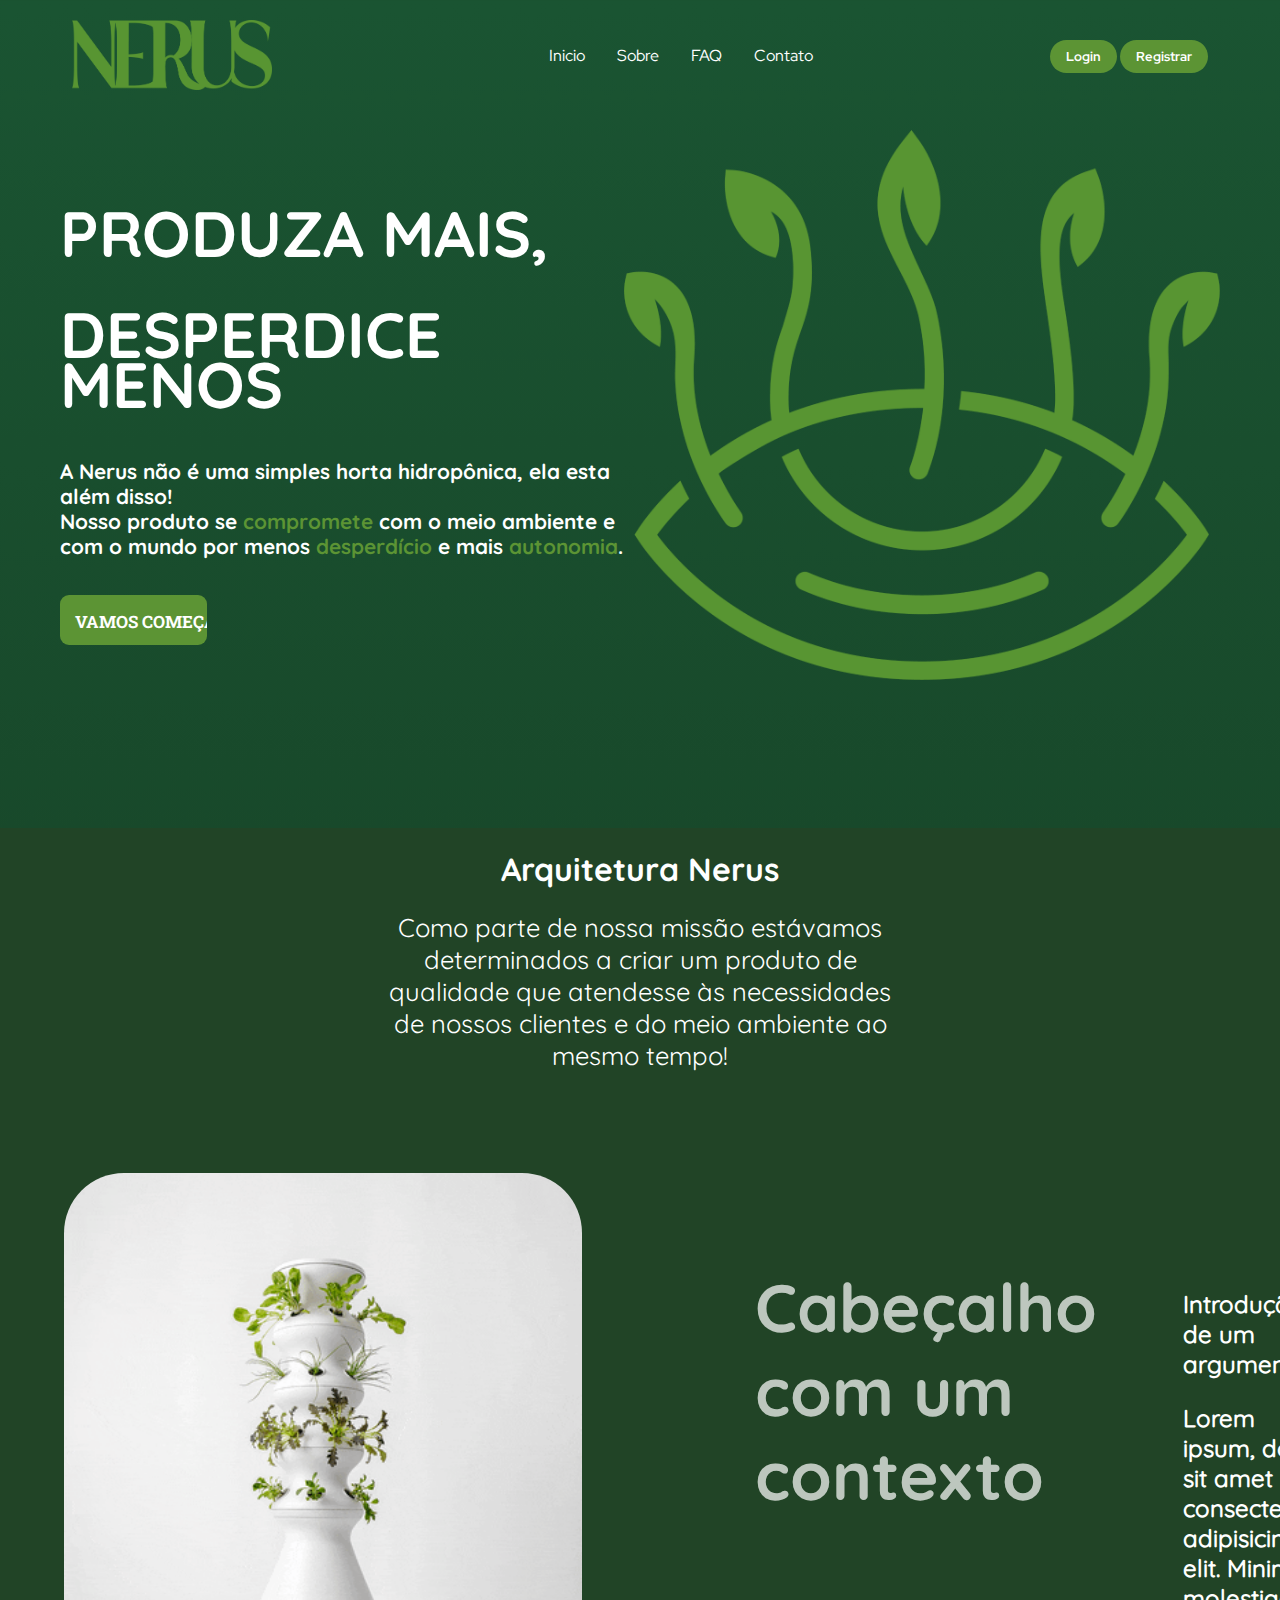
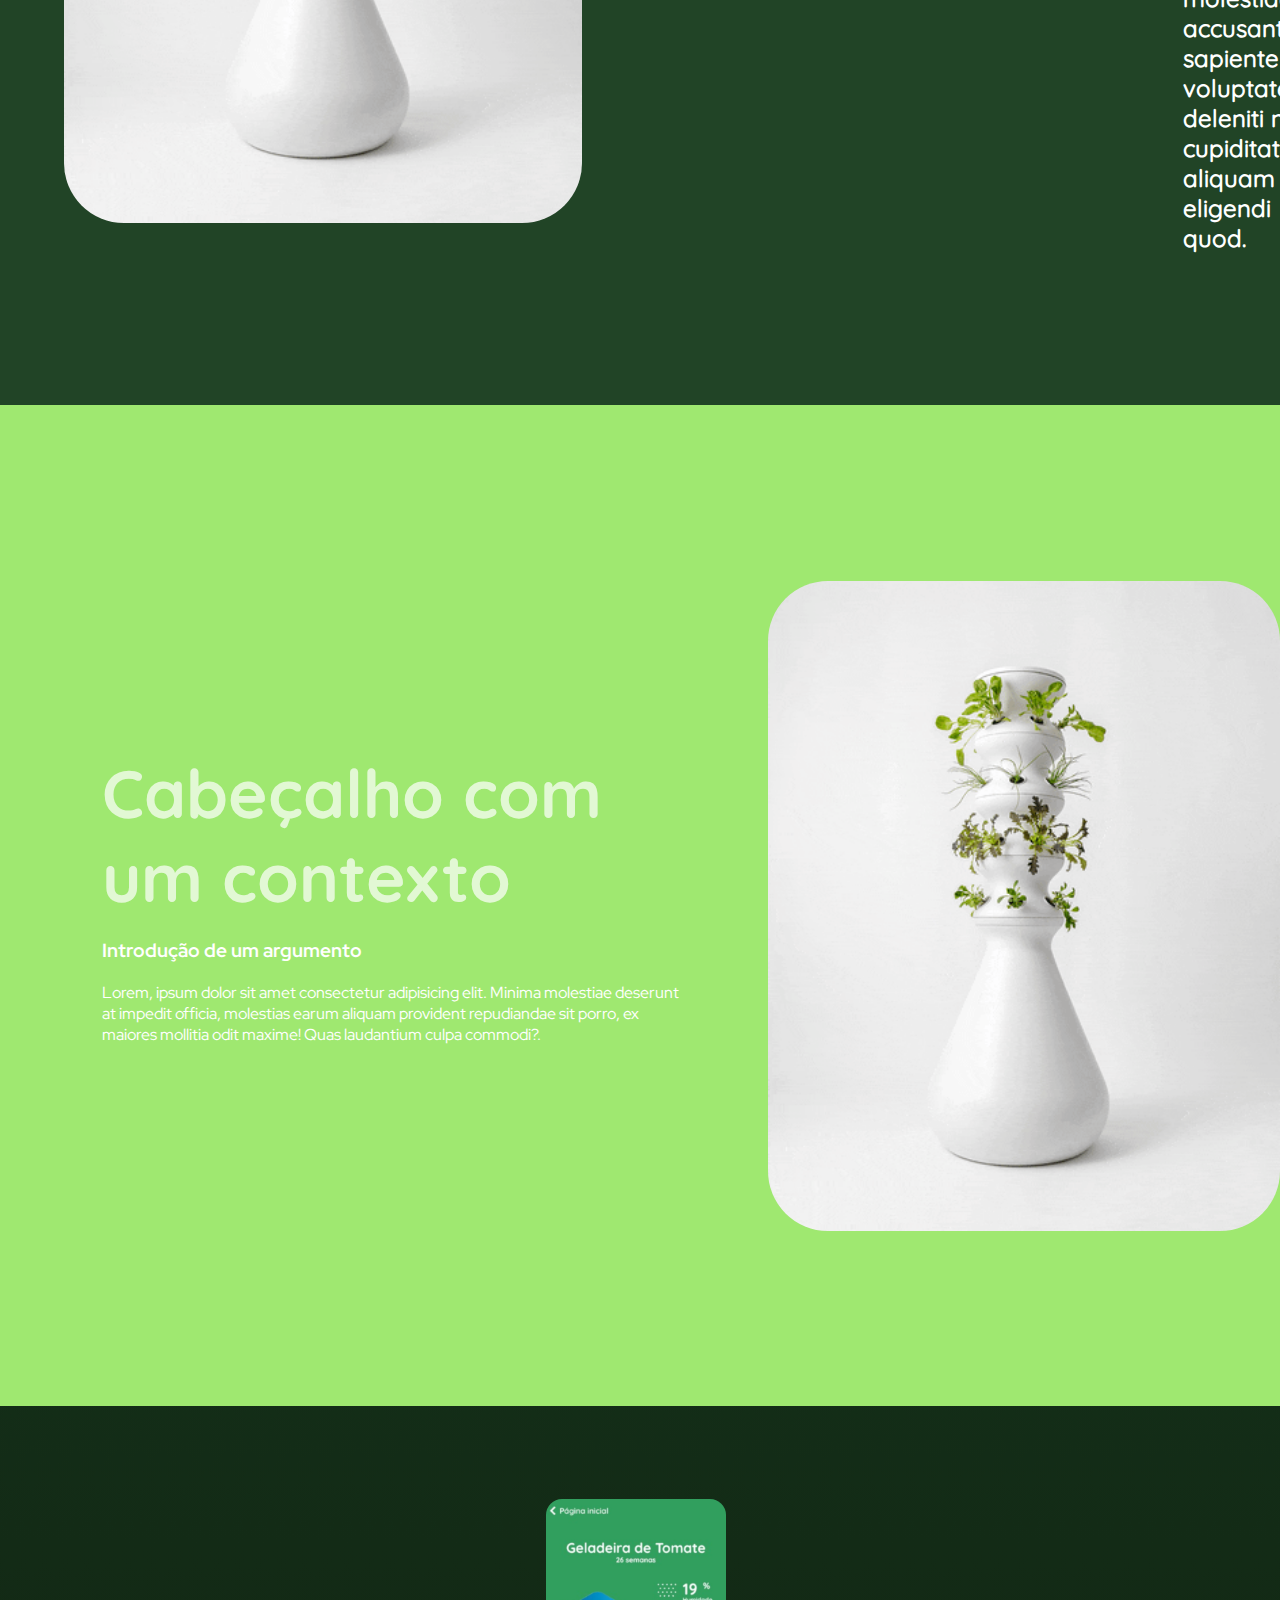
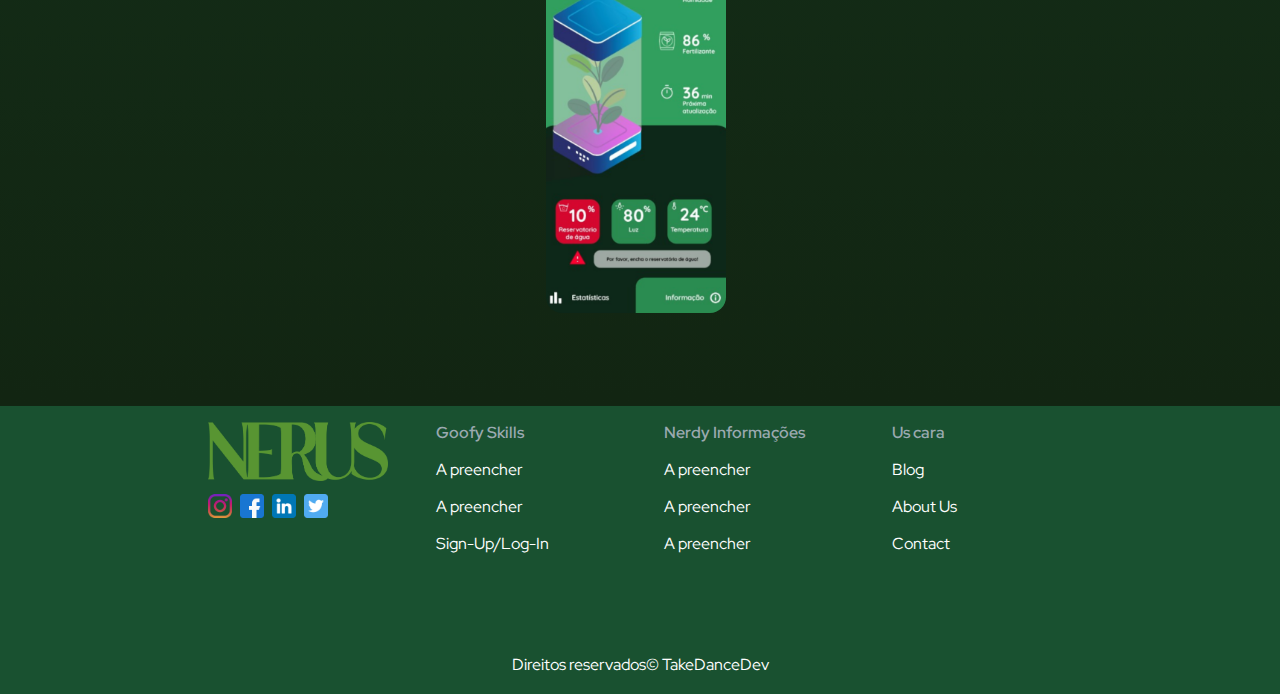
<file: Nerus.html>
<!DOCTYPE html>
<html lang="pt-br">
<head>
    <meta charset="UTF-8">
    <meta name="viewport" content="width=device-width, initial-scale=1.0">
    <link rel="stylesheet" href="https://cdnjs.cloudflare.com/ajax/libs/font-awesome/6.4.0/css/all.min.css" integrity="sha512-iecdLmaskl7CVkqkXNQ/ZH/XLlvWZOJyj7Yy7tcenmpD1ypASozpmT/E0iPtmFIB46ZmdtAc9eNBvH0H/ZpiBw==" crossorigin="anonymous" referrerpolicy="no-referrer" />
    <link rel="stylesheet" href="style/style.css">
    <link rel="stylesheet" href="style/fonts.css">
    <link rel="stylesheet" href="style/media.css">
    <link rel="stylesheet" href="style/slider.css">
    <link rel="stylesheet" href="style/footer.css">
    <link rel="stylesheet" href="style/carrosel.css">
    <link rel="stylesheet" href="js/carrosel.js">
    <link rel="shortcut icon" href="images/nerus1.png" type="image/x-icon">
    
    <title>Nerus</title>
</head>
<body>
  <header>
    <div class="navbar">
     <div><a href="#"><img class="neruslogo" src="images/neruslogo.png" alt=""></a></div>
     <ul class="links">
       <li><a href="#">Inicio</a></li>
       <li><a href="#">Sobre</a></li>
       <li><a href="#">FAQ</a></li>
       <li><a href="#">Contato</a></li>
     </ul>
     <div>
       <a href="#" class="action_btn">Login</a>
       <a href="#" class="action_btn">Registrar</a>
       <div class="toggle_btn">
         <i class="fa-solid fa-bars"></i>
       </div>
           </div>
     </div>
    
    <div class="dropdown_menu">
        <li><a href="#">Inicio</a></li>
        <li><a href="#">Sobre</a></li>
        <li><a href="#">FAQ</a></li>
        <li><a href="#">Contato</a></li>
        <li><a href="#">Login</a></li>
         <li><a href="#">Registrar</a></li>
        <!-- <li><a href="#" class="action_btn">Get Started</a></li> -->
    </div>  
</header>

<main>
    <section class="conteudo-principal lineborder">
        <div class="primeiro-conteudo">
        <h1>PRODUZA MAIS,</h1>
        <h1>DESPERDICE MENOS</h1>
        <p class="p1">A Nerus não é uma simples horta hidropônica, ela esta além disso!<br>
           Nosso produto se <span>compromete</span> com o meio ambiente e com o mundo por menos <span>desperdício</span> e mais <span>autonomia</span>.</p>
        <input class="vamos-começar" id="submit" type="submit" value="VAMOS COMEÇAR!">
 </div>
            <img class="nerus-imagem" src="images/nerusr1.png" alt="olho-Nerus" alt="logo-Nerus">   
</section> 

<section id="conteudo-secundario">
    <div class="conteudo-secundario-p1">
        <h1 class="conteudo-secundario-titulo">Arquitetura Nerus</h1>
        <p class="conteudo-secundario-paragrafo">Como parte de nossa missão estávamos determinados a criar um produto de qualidade que atendesse às necessidades de nossos clientes e do meio ambiente ao mesmo tempo!</p>
</div>
            <div class="conteudo-secundario-p2">
                <img id="gif" width="550" height="650" src="images/giphy.gif" alt="" srcset="">    
                <div class="conteudo-secundario-p3">
                    <h2 class="titulo-secundario titulo-conteudo-informativo-p1">Cabeçalho com um contexto</h2>
                     <div class="text-p1">
                        <h3 class="subtitulo1">Introdução de um argumento</h3>
                         <p class="text1">Lorem ipsum, dolor sit amet consectetur adipisicing elit. Minima molestiae accusantium sapiente illo voluptates deleniti nam cupiditate aliquam eligendi quod. </p>
                            </div>
                    </div>
                 </div>
                
</section>
<section class="conteudo-informativo-3">
        <div class="conteudo-informativo-p3">
                           <div class="conteudo-informativo">
                            <h2 class="titulo-conteudo-informativo-p2 titulo-secundario">Cabeçalho com um contexto</h2>
                               <h3 class="subtitulo2">Introdução de um argumento</h3>
                               <p class="text2">Lorem, ipsum dolor sit amet consectetur adipisicing elit. Minima molestiae deserunt at impedit officia, molestias earum aliquam provident repudiandae sit porro, ex maiores mollitia odit maxime! Quas laudantium culpa commodi?. </p>
                              </div>
                          </div>
                         <img id="gif" class="git-p3" src="images/giphy.gif" alt="giftemporario" width="550" height="650">
</section> 
            </main>
            <div class="background">
                <section class='container'>
                    <article class="card">
                        <figure>
                            <img
                                src="images/app1.png"
                                alt="Preview"
                                title="Preview"
                            />
                        </figure>
                    </article>
                    <article class="card">
                        <figure>
                            <img
                                src="images/app2.png"
                                alt="Preview"
                                title="Preview"
                            />
                        </figure>
                    </article>
                    <article class="card">
                        <figure>
                            <img
                                src="images/app3.png"
                                alt="Preview"
                                title="Preview"
                            />
                        </figure>
                    </article>
                    <article class="card">
                        <figure>
                            <img
                                src="images/app4.png"
                                alt="Preview"
                                title="Preview"
                            />
                        </figure>
                    </article>
                </section>
            </div>
                    </main>
        </body>
        <footer>
            <section class="footer-top-wrapper">
                <section class='footer-top'>
                    <img class="logo" src="images/neruslogo.png" title='Logo' alt='Logo' />
                    <span class='social-links'>
                        <a>
                            <img src="images/instagram.png" title='Instagram' alt='Instagram' />                       
                        </a>
                        <a>
                            <img src="images/facebook.png" title='Facebook' alt='Facebook' />                       
                        </a>
                        <a>
                            <img src="images/linkedin.png" title='Linkedin' alt='Linkedin' />
                        </a>
                        <a>
                            <img src="images/twitter.png" title='Twitter' alt='Twitter' />
                        </a>
                    </span>
                </section>
                <section>
                    <menu>
                        <h2>Goofy Skills</h2>
                        <li>
                            <a>A preencher</a>
                        </li>
                        <li>
                            <a>A preencher</a>
                        </li>
                        <li>
                            <a>Sign-Up/Log-In</a>
                        </li>
                    </menu>
                </section>
                <section>
                    <menu>
                        <h2>Nerdy Informações</h2>
                        <li>
                            <a>A preencher</a>
                        </li>
                        <li>
                            <a>A preencher</a>
                        </li>
                        <li>
                            <a>A preencher</a>
                        </li>
                    </menu>
                </section>
                <section>
                    <menu>
                        <h2>Us cara</h2>
                        <li>
                            <a>Blog</a>
                        </li>
                        <li>
                            <a>About Us</a>
                        </li>
                        <li>
                            <a>Contact</a>
                        </li>
                    </menu>
                </section>
            </section>
            <section class="footer-bottom">
                    <small>Direitos reservados© TakeDanceDev</small>
            </section>
        </footer>
<script src="js/script.js"></script>
<script>
    const toggleBtn = document.querySelector('.toggle_btn');
    const toggleBtnIcon = document.querySelector('.toggle_btn i')
    const dropDownMenu = document.querySelector('.dropdown_menu')
  
    toggleBtn.onclick = function () {
        dropDownMenu.classList.toggle('open')
        const isOpen = dropDownMenu.classList.contains('open')
  
        toggleBtnIcon.classList = isOpen
        ? 'fa-solid fa-xmark'
        : 'fa-solid fa-bars'
  
    }
   </script>
</html>
</file>
<file: style/style.css>
:root{
    --spanpadrão: rgb(92, 148, 52);
}
 

/*.titulo{
    font-family: 'quicksandbold';
    color: white;
    font-weight: bold;
    font-size: clamp(1.7em, 2em +3vw, 2.3em);
}*/
.titulo-secundario{
    font-family: 'quicksandbold';
    color: white;
    font-weight: 600;
    font-size: clamp(1.5em, 4em + 3vw, 4.2em);
    margin-right: 10%;
}
.text{
    font-size: clamp(1.3em, 4em + 3vw, 1.6em);
    font-family: 'quicksandregular';
    font-weight: 200;
}
#formatoparagrafo{
    font-size: 1.6em;
    font-family: 'quicksandregular';
}
.paragrafo{
    font-family: 'quicksandregular';
    color: white;
    font-weight: 200;
    font-size: 1.5em;
}
*{
    
    text-decoration: none;
    box-sizing: border-box;
}

body
{
    /* height: 100vh; */
    background: linear-gradient(to bottom, rgb(26, 84, 50), rgb(18, 37, 18));
    font-size: 100%;
    color: white;
    margin: 0;
   
}

header{
    position: relative;
    padding: 0 2rem;
    margin-top: 150px;
    margin-top: 25px;
    margin-left: 40px; /*Para fixar tudo no meio*/
    margin-right: 40px;
}

.neruslogo{
    display: flex;
    justify-content: start;
    width: 200px;
    height: 70px;
}
li{
    list-style: none;
}
a{
    text-decoration: none;
    color: #fff;
    font-size: 1rem;
}
a:hover{
    color: #5c9434;
}
header{
    position: relative;
    padding: 0 2rem;
}
.navbar{
    width: 100%;
    height: 60px;
    margin: 0 auto;
    display: flex;
    align-items: center;
    justify-content: space-between;
}
.navbar .neruslogo a{
    font-size: 1.5rem;
    font-weight: bold;
}
.navbar .links{
    display: flex;
    gap: 2rem;
}
.navbar .toggle_btn{
    color: #fff;
    font-size: 1.5rem;
    cursor: pointer;
    display: none;
}
.action_btn{
    background-color: #5c9434;
    color: #fff;
    padding: 0.5rem 1rem;
    border: none;
    outline: none;
    border-radius: 20px;
    font-size: 0.8rem;
    font-weight: bold;
    cursor: pointer;
    transition: scale 0.2 ease;
}
.action_btn:hover{
    scale: 1.05;
    color: #fff;
}
.action_btn:active{
    scale: 0.95;
}
#cabecalho-menu{
    display:flex;
    flex-direction: row;
    gap: 25px;
    margin-right: 35%;
    padding: 15px;
}
#cabecalho-menu a{
    text-decoration: none;
}
#cabecalho-menu2 a{
    text-decoration: none;
}
.cabecalho-menu-item{
    font-family: 'quicksandbold';
    color: white;
    font-weight: 400;
    font-size: 26px;
}
#cabecalho-menu2{
    display: flex;
    flex-direction: row;
    gap: 25px;
    padding: 15px;

}
.cabecalho-menu-item2{
    font-family: 'quicksandbold';
    color: white;
    font-weight: 400;
    font-size: 26px;
}
#primeiranav{
  display: flex;
align-items: flex-start;
    
}
main{
    margin-top: 100px;
    padding: 0px;
}
.conteudo-principal{
    position: relative;
    display: flex;
    flex-direction: row;
    align-items: center;
    justify-content: space-between;
    margin-top: 150px;
    margin-top: 25px;
    margin-left: 40px; /*Para fixar tudo no meio*/
    margin-right: 40px;
    padding: 20px;
    
}

.primeiro-conteudo > h1{
    font-size: clamp(1.5em, 4.5em + 7vw, 5.8em);
    line-height: 10px;
    font-family: 'quicksandbold'
    
}

.primeiro-conteudo > p{
    width: 71%;
    line-height: 25px;
    font-size: clamp(1em, 1.5em + 1vw, 1.5em);
    font-family: 'quicksandbold';
    font-weight: 400;
    margin-top: 1.5rem;
}
.nerus-imagem{
    /* position: relative;
    top: -80px;
    margin-right: 10%; */
    display: flex;
    justify-content: left;
    height: 550px;
    width: auto;
    
 
}

span{
    color:var(--spanpadrão);
}

#submit{
    font-family: 'robotob';
    font-size: 17px;
    height: 50px;
    width: 19%;
    color:white;
    background-color:  #5c9434;
    border-radius: 9px;
    margin-top: 15px;
    padding: 15px;
    border: none;
}
#submit:hover{
    cursor: pointer;
    
}
#conteudo-secundario{
display: flex;
flex-direction: column;
background: linear-gradient(to bottom, rgb(33, 68, 38));
margin-top: 10%;
width: 0 auto;
height: 0 auto;

}
.conteudo-secundario-titulo{
    font-family: 'quicksandbold';
    font-size: clamp(1.0em, 2em + 3vw, 2.0em);
    font-weight: bold;
}
.conteudo-secundario-paragrafo{
    font-family: 'quicksandregular';
    font-size: clamp(1.3em, 1.6em + 1vw, 1.6em);
    font-weight: 400;
}
.conteudo-secundario-p1{
text-align: center;
   margin: auto;
   margin-bottom: 8%;
}

.conteudo-secundario-paragrafo{
    width: 40%;
    text-align: center;
    margin: auto;

}
.conteudo-secundario-p2{
display: flex;
flex-direction: flex;
justify-content: flex-start;
margin-left: 5%;
margin-right: 5%;
margin-bottom: 10%;

}
.conteudo-secundario-p3{
    display: flex;
    flex-direction: row;
    margin: 0;
    max-width: 700px;
    margin-left: 15%; 
    margin-top: 8%;
    width: 40%;

}

.conteudo-informativo-3{
    width: auto;
    height: 1001px;
    display: flex;
    flex-direction: row;
    background-color: #9FE870;
    align-items: center;
}
.conteudo-informativo-p3{
    display: flex;
    flex-direction: row;
    margin: 0;
    max-width: 700px;
    margin-right: 0%;
    margin-left: 15%;   
}
.titulo-conteudo-informativo{
    font-family: 'quicksandbold';
    color: white;
    font-weight: 600;
    font-size: clamp(2.7em, 4em + 3vw, 4.5em);
}
#gif{
    border-radius: 60px;
}
.git-p3{
margin-left: 10%;
}
.subtitulo{
    font-family: 'quicksandregular';
    font-size: clamp(1.3em, 1.5em + 1vw, 1.9em);
    font-weight: 400;  
}
.text-p3{
    display: flex;
    flex-direction: column;
}
.text-p3 > p{
    width: 100%;
    
}
</file>
<file: style/fonts.css>
@font-face {
    font-family:quicksandregular;
    src: url('../container/fonts/Quicksand-Regular.ttf') format('woff');
    font-weight: normal;
    font-style: normal;
}

@font-face {
    font-family:quicksandbold;
    src: url('../container/fonts/Quicksand-Bold.ttf') format('woff');
    font-weight: normal;
    font-style: normal;
}

@font-face {
    font-family:quicksandlight;
    src: url('../container/fonts/Quicksand-Light.ttf') format('woff');
    font-weight: normal;
    font-style: normal;
}

@font-face {
    font-family:'robotor';
    src: url('../container/fonts/RobotoSlab-Regular.ttf') format('woff');
    font-weight: normal;
    font-style: normal;
}

@font-face {
    font-family:'robotob';
    src: url('../container/fonts/RobotoSlab-Bold.ttf') format('woff');
    font-weight: normal;
    font-style: normal;
}

@font-face {
    font-family:'robotov';
    src: url('../container/fonts/RobotoSlab-VariableFont_wght.ttf') format('woff');
    font-weight: normal;
    font-style: normal;
}
</file>
<file: style/media.css>
@media screen and (max-width:1600px){
    .primeiro-conteudo > h1{
 
        font-size: clamp(1.5em, 2.5em + 2vw, 5.8em);
        padding-bottom: 18px;
        line-height: 50px;
        font-family: 'quicksandbold'
        
        
    }
    .primeiro-conteudo > p{
        width: 89%;
        line-height: 25px;
        font-size: clamp(1em, 1.5em + 1vw, 1.5em);
        font-family: 'quicksandbold';
        font-weight: 400;
        margin-top: 1.5rem;
    }
    .gallery .card{
        width: 350px;
        height: 500px;

    }
    .git-p3{
        margin-left: 6%;
        }
        .conteudo-informativo-p3{
            margin-left: 8%; 
        }
        #submit {

            width: 21%;
        }
}
@media screen and (max-width:1400px){
    .text1 {
        font-size: clamp(1.2em, 1.3em + 1vw, 1.5em);
        font-family: 'quicksandregular';
        font-weight: 600;
        color: white;
        padding-left: 40px;
    }
.subtitulo1 {
    font-family: 'quicksandregular';
    font-size: clamp(1.3em, 1.5em + 1vw, 1.5em);
    font-weight: 600;
    color: white;
    padding-left: 40px;
}
    .primeiro-conteudo > h1{
        font-size: clamp(1.5em, 2.5em + 2vw, 4em);
        padding-bottom: 8px;
        line-height: 50px;
        font-family: 'quicksandbold'
        
        
    }
    .primeiro-conteudo > p{
        width: 100%;
        line-height: 25px;
        font-size: clamp(1em, 1.5em + 1vw, 1.3em);
        font-family: 'quicksandbold';
        font-weight: 400;
        margin-top: 1.5rem;
    }
header{
    flex-direction: column;
}
main{
    margin: 0 auto;
    flex-direction: column;
}
aside{
    margin-top: 30px;
}
.text > h1{
    font-size: 38px;
}
.text > p{
    font-size: 23px;
}
form{
    width: 80%;
}
article > img{
width: 360px;
   

}
.gallery .card{
    width: 300px;
    height: 450px;

}

#primeiranav{
    margin-top: 25px;
    flex-direction: column;
    font-size: 15px;
}
#segundanav{
    font-size: 15px;
}
#submit{
    width: 26%;
    font-size: 17px;
}
}
/* RESPONSIVIDADE NAVBAR */
@media (max-width: 992px){
    .navbar .links,
    .navbar .action_btn{
        display: none;
    }

    .navbar .toggle_btn{
        display: block;
    }
}
/* DROPDOWN MENU */
.dropdown_menu{
    display: none;
    position: absolute;
    right: 2rem;
    top: 60px;
    height: 0;
    width: 300px;
    background: rgba(255, 255, 255, 0.1);
    backdrop-filter: blur(15px);
    border-radius: 10px;
    overflow: hidden;
    transition: height 0.2s cubic-bezier(0.175, 0.885, 0.32, 1.275);
}
.dropdown_menu.open{
    height: 240px;
}
.dropdown_menu li{
    padding: 0.7rem;
    display: flex;
    align-items: center;
    justify-content: center;
}
.dropdown_menu .action_btn{
    width: 100%;
    display: flex;
    justify-content: center;
}
.dropdown_menu {
    display: block;
}
@media (max-width: 576px){
.dropdown_menu{
    left: 2rem;
    width: unset;
}
}
</file>
<file: style/slider.css>
.principal{
    margin: 0;
    padding: 0;
    width: 100%;
    height: 100vh;
    display: flex;
    justify-content: center;
    align-items: center;
    background: #fff;
}

/* Inicio slider */
.slider{
    margin: 0 auto;
    width: 800px;
    height: 400px;
    overflow: hidden;
}
.slides{
    width: 400%;
    height: 400px;
    display: flex; 
}
.slides input {
    display: none;
}

.slide{
    width: 25%;
    position: relative;
    transition: 2s;
}
.slide img{
    width: 800px;
}
.manual-navigation{
    position: absolute;
    width: 800px;
    margin-top: -40px;
    display: flex;
    justify-content: center;
}
.manual-btn{
    border: 2px solid #fff;
    padding: 5px;
    border-radius: 10px;
    cursor: pointer;
    transition: 0.7s;
}
.manual-btn:not(:last-child){
    margin-right: 20px;
}
.manual-btn:hover{
    background-color: #5c9434;
}

#radio1:checked ~.first{
    margin-left: 0;
}
#radio2:checked ~.first{
    margin-left: -25%;
}
#radio3:checked ~.first{
    margin-left: -50%;
}
#radio4:checked ~.first{
    margin-left: -75%;
}

.navigation-auto div{
    border: 2px solid #20a6ff;
    padding: 5px;
    border-radius: 10px;
    cursor: pointer;
    transition: 1s;

}
.navigation-auto{
    position: absolute;
    width: 800px;
    margin-top: 360px;
    display: flex;
    justify-content: center;
}
.navigation-auto div:not(:last-child){
    margin-right: 20px;
}

#radio1:checked ~ .navigation-auto .auto-btn1{
    background-color: #5c9434;
}
#radio2:checked ~ .navigation-auto .auto-btn2{
    background-color: #5c9434;
}
#radio3:checked ~ .navigation-auto .auto-btn3{
    background-color: #5c9434;
}
#radio4:checked ~ .navigation-auto .auto-btn4{
    background-color: #5c9434;
}


/* Fim slider */
</file>
<file: style/footer.css>
@import url('https://fonts.googleapis.com/css2?family=Red+Hat+Display:wght@500&display=swap');

html {
    font-size: 16px;
    font-family: 'Red Hat Display', sans-serif;
}

footer {
    background: #195130;
    color: white;
    overflow: hidden;
    display: flex;
    flex-direction: column;
    position: absolute;
    width: 100%;
    left: 0px;
    right: 0px;
    /* bottom: 0px; */
}

.footer-top-wrapper {
    display: flex;
    flex-direction: row;
    flex-wrap: wrap;
    gap: 48px;
    margin: 0 auto;
    padding: 16px;
    min-height: 160px;
}

.footer-top-wrapper > section {
    width: 180px;
}

h2 {
    text-align: left;
    color: #d2d0e6;
    margin-top: 0px;
    margin-bottom: 16px;
    opacity: 0.7;
    font-size: 16px;
    font-weight: 600;
}

menu {
    list-style-type: none;
    padding: 0;
    margin: 0;
}

menu li {
    margin-bottom: 16px;
}


.logo {
    width: 180px;
    margin-bottom: 8px;
}

.social-links {
    display: flex;
    flex-direction: row;
    gap: 8px;
    width: 180px;
}

.social-links img {
    width: 24px;
    height: 24px;
}

.footer-top {
    max-width: 800px;
}

.footer-bottom {
    height: 60px;
    margin-top: 48px;
    display: flex;
    text-align: center;
    align-items: center;
    justify-content: center;
    width: 100%;
    background-color: #195130;
    padding: 4px;
}

.footer-bottom > small {
    font-size: 16px;
    margin: 0 4px;
}
</file>
<file: style/carrosel.css>
:root {
    --background: #261E5A;
}


.background {
    height: 600px;
    display: flex;
    align-items: center;
    justify-content: center;
}

.container {
    display: flex;
    flex-direction: row;
    align-items: center;
    padding: 8px 0px;
    margin: 4px;
    gap: 8px;
    max-height: 430px; 
    max-width: 388px;
    transition: all 0.2s;
    overflow-x: scroll;
    scroll-snap-type: x mandatory;
}

.card {
    padding: 100px;
    min-width: 380px;
    min-height: 400px;
    color: white;
    display: flex;
    border-radius: 8px;
    font-size: 48px;
    transition: all 0.2s;
    scroll-snap-align: start;
}

.card figure {
    margin: 0px;
    border-radius: 8px;
    cursor: move;
    cursor: grab;
}


.card figure:active {
    cursor: grabbing;
}

.card img {
    object-fit: cover;
    width: 100%;
    height: 100%;
    border-radius: 16px;
}

.container::-webkit-scrollbar {
    width: 8px;
}

.container::-webkit-scrollbar-track {
    background: white;
    border-radius: 6px;
}

.container::-webkit-scrollbar-thumb {
    background: #FF9950;
    border-radius: 5px;
}

.container::-webkit-scrollbar-thumb:hover {
    background: #FF9950;
}
</file>
